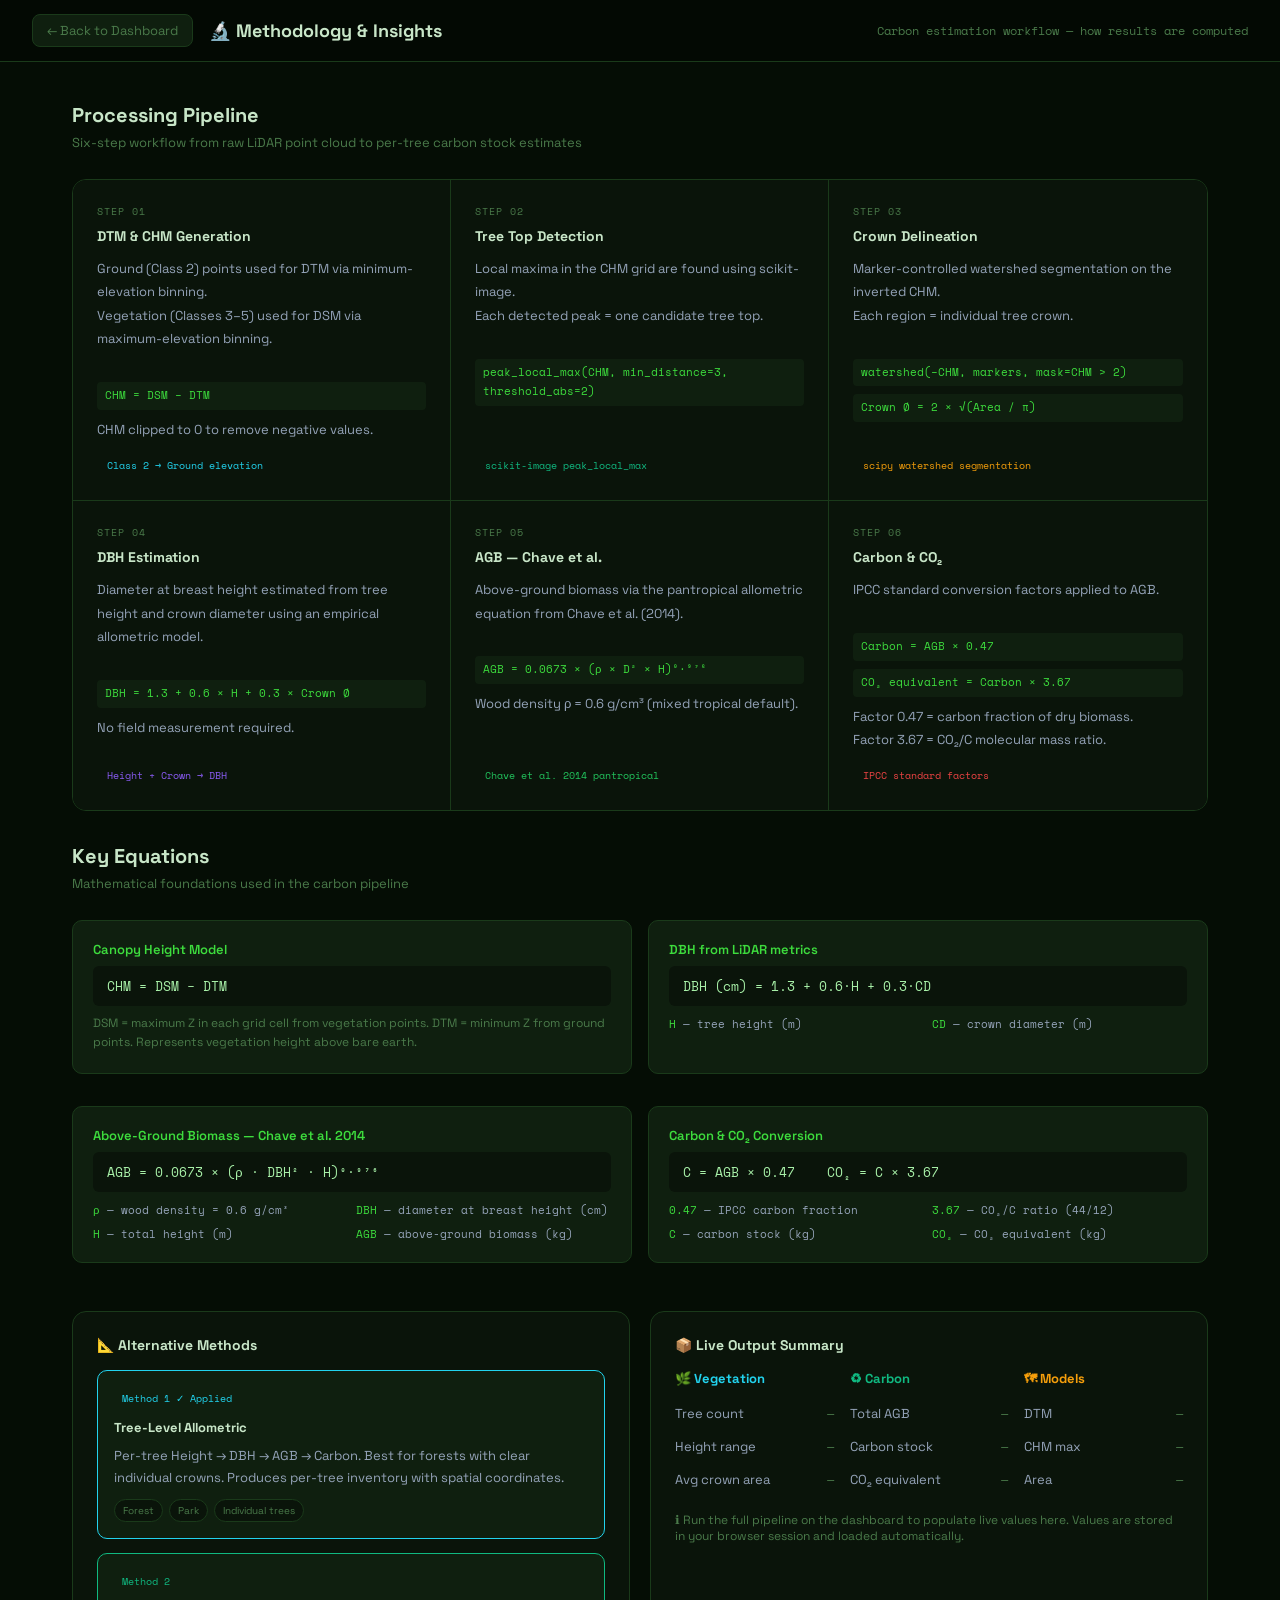
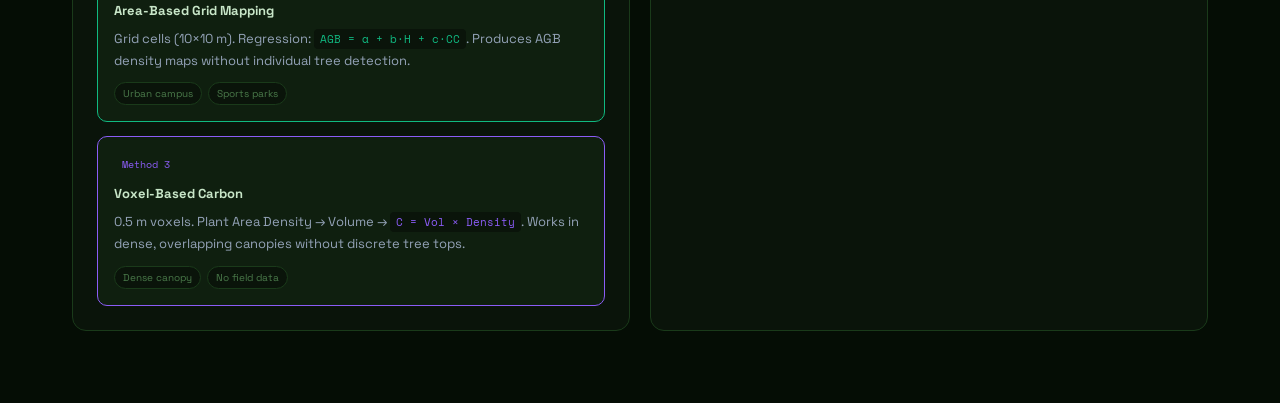
<file: lidar_app/templates/methodology.html>
<!DOCTYPE html>
<html lang="en">
<head>
  <meta charset="UTF-8">
  <meta name="viewport" content="width=device-width, initial-scale=1.0">
  <title>Methodology & Insights — ForestLiDAR</title>
  <link href="https://fonts.googleapis.com/css2?family=Space+Grotesk:wght@300;400;500;600;700&family=Space+Mono:wght@400;700&display=swap" rel="stylesheet">
  <style>
    :root {
      --bg:#050d05; --surface:#0a140a; --surface2:#0f1f0f;
      --border:#1a3a1a; --accent1:#3ddc3d; --accent2:#22a622;
      --accent3:#a8f0a8; --accent4:#6fcf6f; --accent5:#ff4d4d;
      --text:#c8e6c8; --muted:#4a7a4a;
    }
    * { box-sizing:border-box; margin:0; padding:0; }
    body { background:var(--bg); color:var(--text); font-family:'Space Grotesk',sans-serif; min-height:100vh; }

    .top-bar {
      background:#030903; border-bottom:1px solid var(--border);
      padding:14px 32px; display:flex; align-items:center; gap:16px;
      position:sticky; top:0; z-index:100;
    }
    .back-btn {
      display:flex; align-items:center; gap:8px;
      background:var(--surface2); border:1px solid var(--border);
      color:var(--muted); padding:7px 14px; border-radius:8px;
      font-size:13px; cursor:pointer; text-decoration:none;
      transition:all .2s; font-family:'Space Grotesk',sans-serif;
    }
    .back-btn:hover { border-color:var(--accent1); color:var(--accent1); }
    .page-title { font-size:18px; font-weight:700; }
    .page-sub { font-size:12px; color:var(--muted); font-family:'Space Mono',monospace; margin-left:auto; }

    .content { max-width:1200px; margin:0 auto; padding:40px 32px; }

    h2 { font-size:20px; font-weight:700; margin-bottom:6px; }
    .section-desc { font-size:13px; color:var(--muted); margin-bottom:28px; }

    /* ── Workflow grid ── */
    .workflow-grid {
      display:grid; grid-template-columns:repeat(3,1fr);
      gap:0; border:1px solid var(--border);
      border-radius:14px; overflow:hidden; margin-bottom:32px;
    }
    .wf-step {
      padding:24px; border-right:1px solid var(--border);
      border-bottom:1px solid var(--border); background:var(--surface);
      display:flex; flex-direction:column;
    }
    .wf-step:nth-child(3n) { border-right:none; }
    .wf-step:nth-child(n+4) { border-bottom:none; }
    .wf-num { font-family:'Space Mono',monospace; font-size:10px; color:var(--muted); letter-spacing:1px; margin-bottom:8px; }
    .wf-title { font-size:14px; font-weight:700; margin-bottom:12px; }
    .wf-body { font-size:13px; color:#94a3b8; line-height:1.8; flex:1; }
    .wf-body code { font-family:'Space Mono',monospace; font-size:11px; background:var(--surface2); padding:4px 8px; border-radius:4px; color:var(--accent1); display:block; margin:8px 0; }
    .wf-badge { display:inline-block; margin-top:14px; font-size:10px; font-family:'Space Mono',monospace; padding:3px 10px; border-radius:20px; background:var(--wc,var(--accent1))18; color:var(--wc,var(--accent1)); border:1px solid var(--wc,var(--accent1))44; }

    /* ── Methods ── */
    .methods-row { display:grid; grid-template-columns:1fr 1fr; gap:20px; margin-bottom:32px; }
    .card { background:var(--surface); border:1px solid var(--border); border-radius:14px; padding:24px; }
    .card-title { font-size:14px; font-weight:700; margin-bottom:16px; }
    .method-alt { background:var(--surface2); border:1px solid var(--mc,var(--border)); border-radius:10px; padding:16px; font-size:13px; color:#94a3b8; line-height:1.7; }
    .method-alt + .method-alt { margin-top:14px; }
    .malt-badge { font-size:10px; font-family:'Space Mono',monospace; background:var(--mc,var(--accent1))22; color:var(--mc,var(--accent1)); border:1px solid var(--mc,var(--accent1))44; padding:2px 8px; border-radius:20px; display:inline-block; margin-bottom:8px; }
    .method-alt b { color:var(--text); display:block; margin-bottom:6px; }
    .method-alt code { font-family:'Space Mono',monospace; background:var(--surface); padding:2px 6px; border-radius:4px; color:var(--mc,var(--accent1)); font-size:11px; }
    .malt-tags { display:flex; gap:6px; margin-top:10px; flex-wrap:wrap; }
    .malt-tags span { font-size:10px; padding:2px 8px; border-radius:20px; background:var(--surface); border:1px solid var(--border); color:var(--muted); }

    /* ── Formulas ── */
    .formula-block {
      background:var(--surface2); border:1px solid var(--border);
      border-radius:10px; padding:20px; margin-bottom:16px;
    }
    .formula-title { font-size:13px; font-weight:600; color:var(--accent1); margin-bottom:8px; }
    .formula-eq { font-family:'Space Mono',monospace; font-size:13px; color:var(--accent3); background:var(--surface); padding:10px 14px; border-radius:6px; margin-bottom:8px; }
    .formula-desc { font-size:12px; color:var(--muted); line-height:1.6; }
    .formula-vars { margin-top:10px; display:grid; grid-template-columns:repeat(auto-fill,minmax(200px,1fr)); gap:8px; }
    .formula-var { font-size:11px; font-family:'Space Mono',monospace; color:#94a3b8; }
    .formula-var span { color:var(--accent1); }

    /* ── Output summary ── */
    .output-grid { display:grid; grid-template-columns:repeat(3,1fr); gap:16px; }
    .output-col .output-head { font-size:13px; font-weight:700; margin-bottom:10px; }
    .output-row { display:flex; justify-content:space-between; font-size:13px; color:#94a3b8; padding:8px 0; border-bottom:1px solid var(--border)44; }
    .output-row span { font-family:'Space Mono',monospace; font-size:12px; color:var(--muted); }

    @media (max-width:900px) {
      .workflow-grid { grid-template-columns:1fr 1fr; }
      .methods-row   { grid-template-columns:1fr; }
      .output-grid   { grid-template-columns:1fr; }
    }
    @media (max-width:600px) {
      .workflow-grid { grid-template-columns:1fr; }
      .content { padding:24px 16px; }
    }
  </style>
</head>
<body>

<div class="top-bar">
  <a href="/" class="back-btn">← Back to Dashboard</a>
  <div class="page-title">🔬 Methodology &amp; Insights</div>
  <div class="page-sub">Carbon estimation workflow — how results are computed</div>
</div>

<div class="content">

  <h2>Processing Pipeline</h2>
  <p class="section-desc">Six-step workflow from raw LiDAR point cloud to per-tree carbon stock estimates</p>

  <div class="workflow-grid">
    <div class="wf-step" data-color="#22d3ee">
      <div class="wf-num">STEP 01</div>
      <div class="wf-title">DTM &amp; CHM Generation</div>
      <div class="wf-body">
        Ground (Class 2) points used for DTM via minimum-elevation binning.<br>
        Vegetation (Classes 3–5) used for DSM via maximum-elevation binning.<br><br>
        <code>CHM = DSM − DTM</code>
        CHM clipped to 0 to remove negative values.
      </div>
      <div class="wf-badge" style="--wc:#22d3ee">Class 2 → Ground elevation</div>
    </div>
    <div class="wf-step" data-color="#10b981">
      <div class="wf-num">STEP 02</div>
      <div class="wf-title">Tree Top Detection</div>
      <div class="wf-body">
        Local maxima in the CHM grid are found using scikit-image.<br>
        Each detected peak = one candidate tree top.<br><br>
        <code>peak_local_max(CHM, min_distance=3, threshold_abs=2)</code>
      </div>
      <div class="wf-badge" style="--wc:#10b981">scikit-image peak_local_max</div>
    </div>
    <div class="wf-step" data-color="#f59e0b">
      <div class="wf-num">STEP 03</div>
      <div class="wf-title">Crown Delineation</div>
      <div class="wf-body">
        Marker-controlled watershed segmentation on the inverted CHM.<br>
        Each region = individual tree crown.<br><br>
        <code>watershed(−CHM, markers, mask=CHM &gt; 2)</code>
        <code>Crown Ø = 2 × √(Area / π)</code>
      </div>
      <div class="wf-badge" style="--wc:#f59e0b">scipy watershed segmentation</div>
    </div>
    <div class="wf-step" data-color="#8b5cf6">
      <div class="wf-num">STEP 04</div>
      <div class="wf-title">DBH Estimation</div>
      <div class="wf-body">
        Diameter at breast height estimated from tree height and crown diameter using an empirical allometric model.<br><br>
        <code>DBH = 1.3 + 0.6 × H + 0.3 × Crown Ø</code>
        No field measurement required.
      </div>
      <div class="wf-badge" style="--wc:#8b5cf6">Height + Crown → DBH</div>
    </div>
    <div class="wf-step" data-color="#22c55e">
      <div class="wf-num">STEP 05</div>
      <div class="wf-title">AGB — Chave et al.</div>
      <div class="wf-body">
        Above-ground biomass via the pantropical allometric equation from Chave et al. (2014).<br><br>
        <code>AGB = 0.0673 × (ρ × D² × H)⁰·⁹⁷⁶</code>
        Wood density ρ = 0.6 g/cm³ (mixed tropical default).
      </div>
      <div class="wf-badge" style="--wc:#22c55e">Chave et al. 2014 pantropical</div>
    </div>
    <div class="wf-step" data-color="#ef4444">
      <div class="wf-num">STEP 06</div>
      <div class="wf-title">Carbon &amp; CO₂</div>
      <div class="wf-body">
        IPCC standard conversion factors applied to AGB.<br><br>
        <code>Carbon = AGB × 0.47</code>
        <code>CO₂ equivalent = Carbon × 3.67</code>
        Factor 0.47 = carbon fraction of dry biomass.<br>
        Factor 3.67 = CO₂/C molecular mass ratio.
      </div>
      <div class="wf-badge" style="--wc:#ef4444">IPCC standard factors</div>
    </div>
  </div>

  <!-- ── Formulas ── -->
  <h2 style="margin-bottom:6px">Key Equations</h2>
  <p class="section-desc">Mathematical foundations used in the carbon pipeline</p>

  <div style="display:grid;grid-template-columns:1fr 1fr;gap:16px;margin-bottom:32px">
    <div class="formula-block">
      <div class="formula-title">Canopy Height Model</div>
      <div class="formula-eq">CHM = DSM − DTM</div>
      <div class="formula-desc">DSM = maximum Z in each grid cell from vegetation points. DTM = minimum Z from ground points. Represents vegetation height above bare earth.</div>
    </div>
    <div class="formula-block">
      <div class="formula-title">DBH from LiDAR metrics</div>
      <div class="formula-eq">DBH (cm) = 1.3 + 0.6·H + 0.3·CD</div>
      <div class="formula-vars">
        <div class="formula-var"><span>H</span> — tree height (m)</div>
        <div class="formula-var"><span>CD</span> — crown diameter (m)</div>
      </div>
    </div>
    <div class="formula-block">
      <div class="formula-title">Above-Ground Biomass — Chave et al. 2014</div>
      <div class="formula-eq">AGB = 0.0673 × (ρ · DBH² · H)⁰·⁹⁷⁶</div>
      <div class="formula-vars">
        <div class="formula-var"><span>ρ</span> — wood density = 0.6 g/cm³</div>
        <div class="formula-var"><span>DBH</span> — diameter at breast height (cm)</div>
        <div class="formula-var"><span>H</span> — total height (m)</div>
        <div class="formula-var"><span>AGB</span> — above-ground biomass (kg)</div>
      </div>
    </div>
    <div class="formula-block">
      <div class="formula-title">Carbon &amp; CO₂ Conversion</div>
      <div class="formula-eq">C = AGB × 0.47 &nbsp;&nbsp; CO₂ = C × 3.67</div>
      <div class="formula-vars">
        <div class="formula-var"><span>0.47</span> — IPCC carbon fraction</div>
        <div class="formula-var"><span>3.67</span> — CO₂/C ratio (44/12)</div>
        <div class="formula-var"><span>C</span> — carbon stock (kg)</div>
        <div class="formula-var"><span>CO₂</span> — CO₂ equivalent (kg)</div>
      </div>
    </div>
  </div>

  <!-- ── Alternative Methods ── -->
  <div class="methods-row">
    <div class="card">
      <div class="card-title">📐 Alternative Methods</div>
      <div class="method-alt" style="--mc:#22d3ee">
        <span class="malt-badge">Method 1 ✓ Applied</span>
        <b>Tree-Level Allometric</b>
        Per-tree Height → DBH → AGB → Carbon. Best for forests with clear individual crowns. Produces per-tree inventory with spatial coordinates.
        <div class="malt-tags"><span>Forest</span><span>Park</span><span>Individual trees</span></div>
      </div>
      <div class="method-alt" style="--mc:#10b981">
        <span class="malt-badge">Method 2</span>
        <b>Area-Based Grid Mapping</b>
        Grid cells (10×10 m). Regression: <code>AGB = a + b·H + c·CC</code>. Produces AGB density maps without individual tree detection.
        <div class="malt-tags"><span>Urban campus</span><span>Sports parks</span></div>
      </div>
      <div class="method-alt" style="--mc:#8b5cf6">
        <span class="malt-badge">Method 3</span>
        <b>Voxel-Based Carbon</b>
        0.5 m voxels. Plant Area Density → Volume → <code>C = Vol × Density</code>. Works in dense, overlapping canopies without discrete tree tops.
        <div class="malt-tags"><span>Dense canopy</span><span>No field data</span></div>
      </div>
    </div>

    <div class="card">
      <div class="card-title">📦 Live Output Summary</div>
      <div class="output-grid">
        <div class="output-col">
          <div class="output-head" style="color:#22d3ee">🌿 Vegetation</div>
          <div class="output-row">Tree count <span id="out-count">—</span></div>
          <div class="output-row">Height range <span id="out-height">—</span></div>
          <div class="output-row">Avg crown area <span id="out-crown">—</span></div>
        </div>
        <div class="output-col">
          <div class="output-head" style="color:#10b981">♻ Carbon</div>
          <div class="output-row">Total AGB <span id="out-agb">—</span></div>
          <div class="output-row">Carbon stock <span id="out-carbon">—</span></div>
          <div class="output-row">CO₂ equivalent <span id="out-co2">—</span></div>
        </div>
        <div class="output-col">
          <div class="output-head" style="color:#f59e0b">🗺 Models</div>
          <div class="output-row">DTM <span id="out-dtm">—</span></div>
          <div class="output-row">CHM max <span id="out-chm">—</span></div>
          <div class="output-row">Area <span id="out-area">—</span></div>
        </div>
      </div>
      <div style="margin-top:16px;font-size:12px;color:var(--muted)">
        ℹ Run the full pipeline on the dashboard to populate live values here.
        Values are stored in your browser session and loaded automatically.
      </div>
    </div>
  </div>

</div>

<script>
  // Load summary from sessionStorage if it was stored by the dashboard
  try {
    const s = JSON.parse(sessionStorage.getItem('lidar_summary') || '{}');
    const set = (id, v) => { const el = document.getElementById(id); if (el && v) el.textContent = v; };
    if (s.tree_count) {
      set('out-count',  `${s.tree_count} trees`);
      set('out-height', `${s.avg_height_m} m avg`);
      set('out-crown',  `${s.avg_crown_area_m2} m²`);
      set('out-agb',    `${s.total_agb_kg} kg`);
      set('out-carbon', `${s.total_carbon_kg} kg`);
      set('out-co2',    `${s.total_co2_kg} kg`);
      set('out-dtm',    'Generated ✓');
      set('out-chm',    `${s.max_height_m} m`);
      set('out-area',   s.area_ha ? `${s.area_ha} ha` : '—');
    }
  } catch(e) {}
</script>
</body>
</html>
</file>
